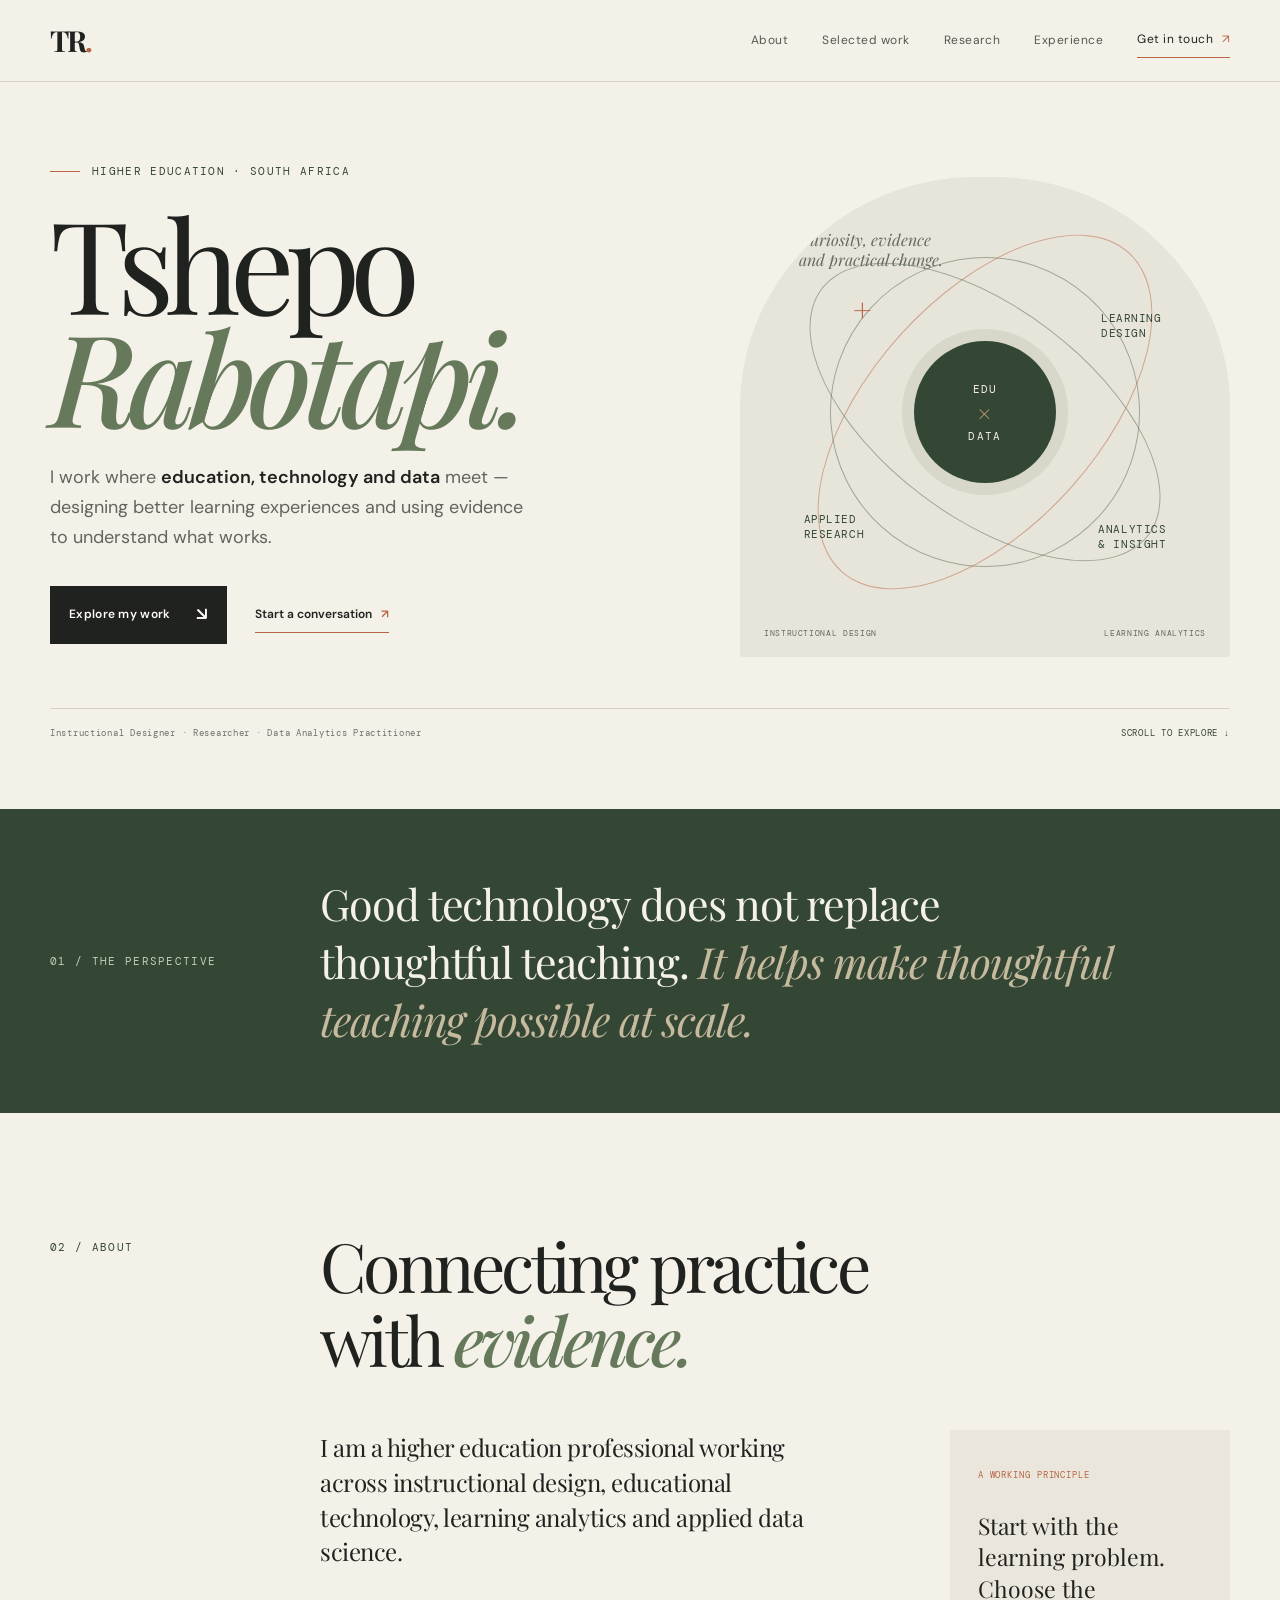
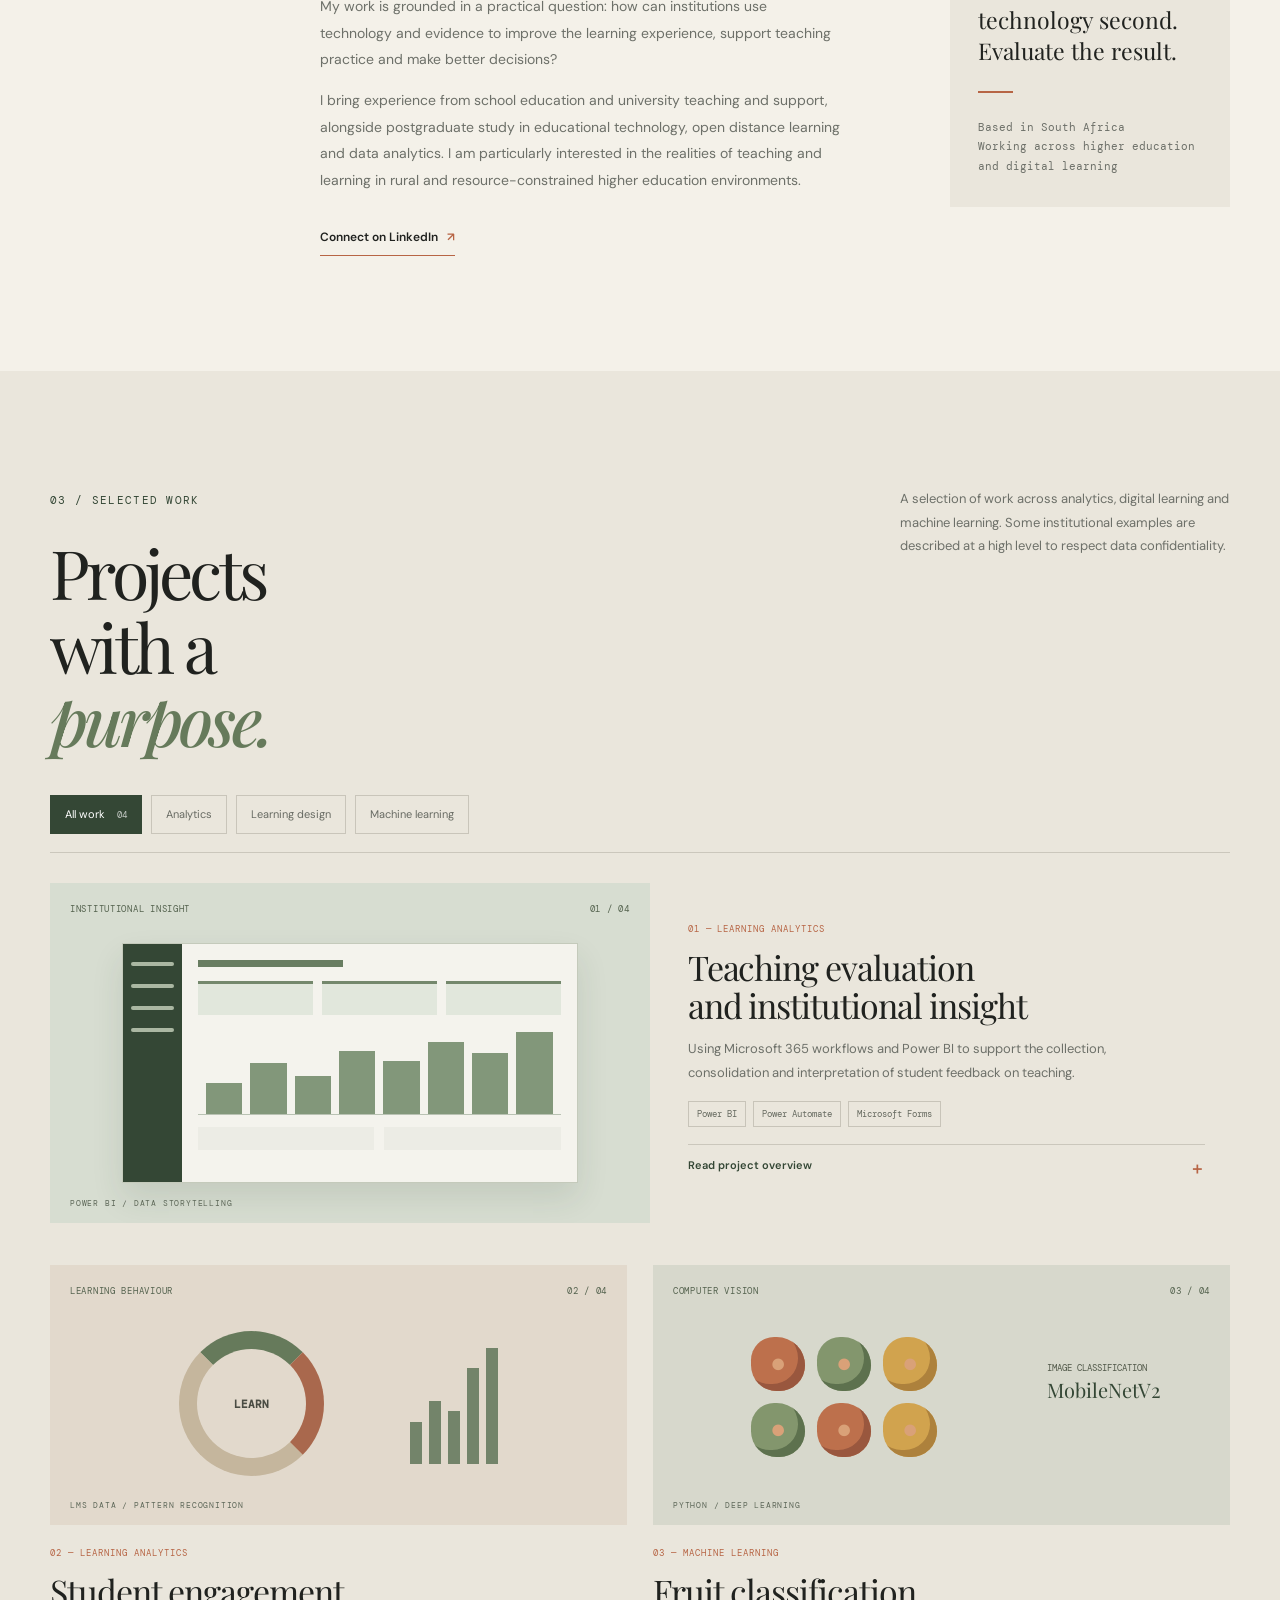
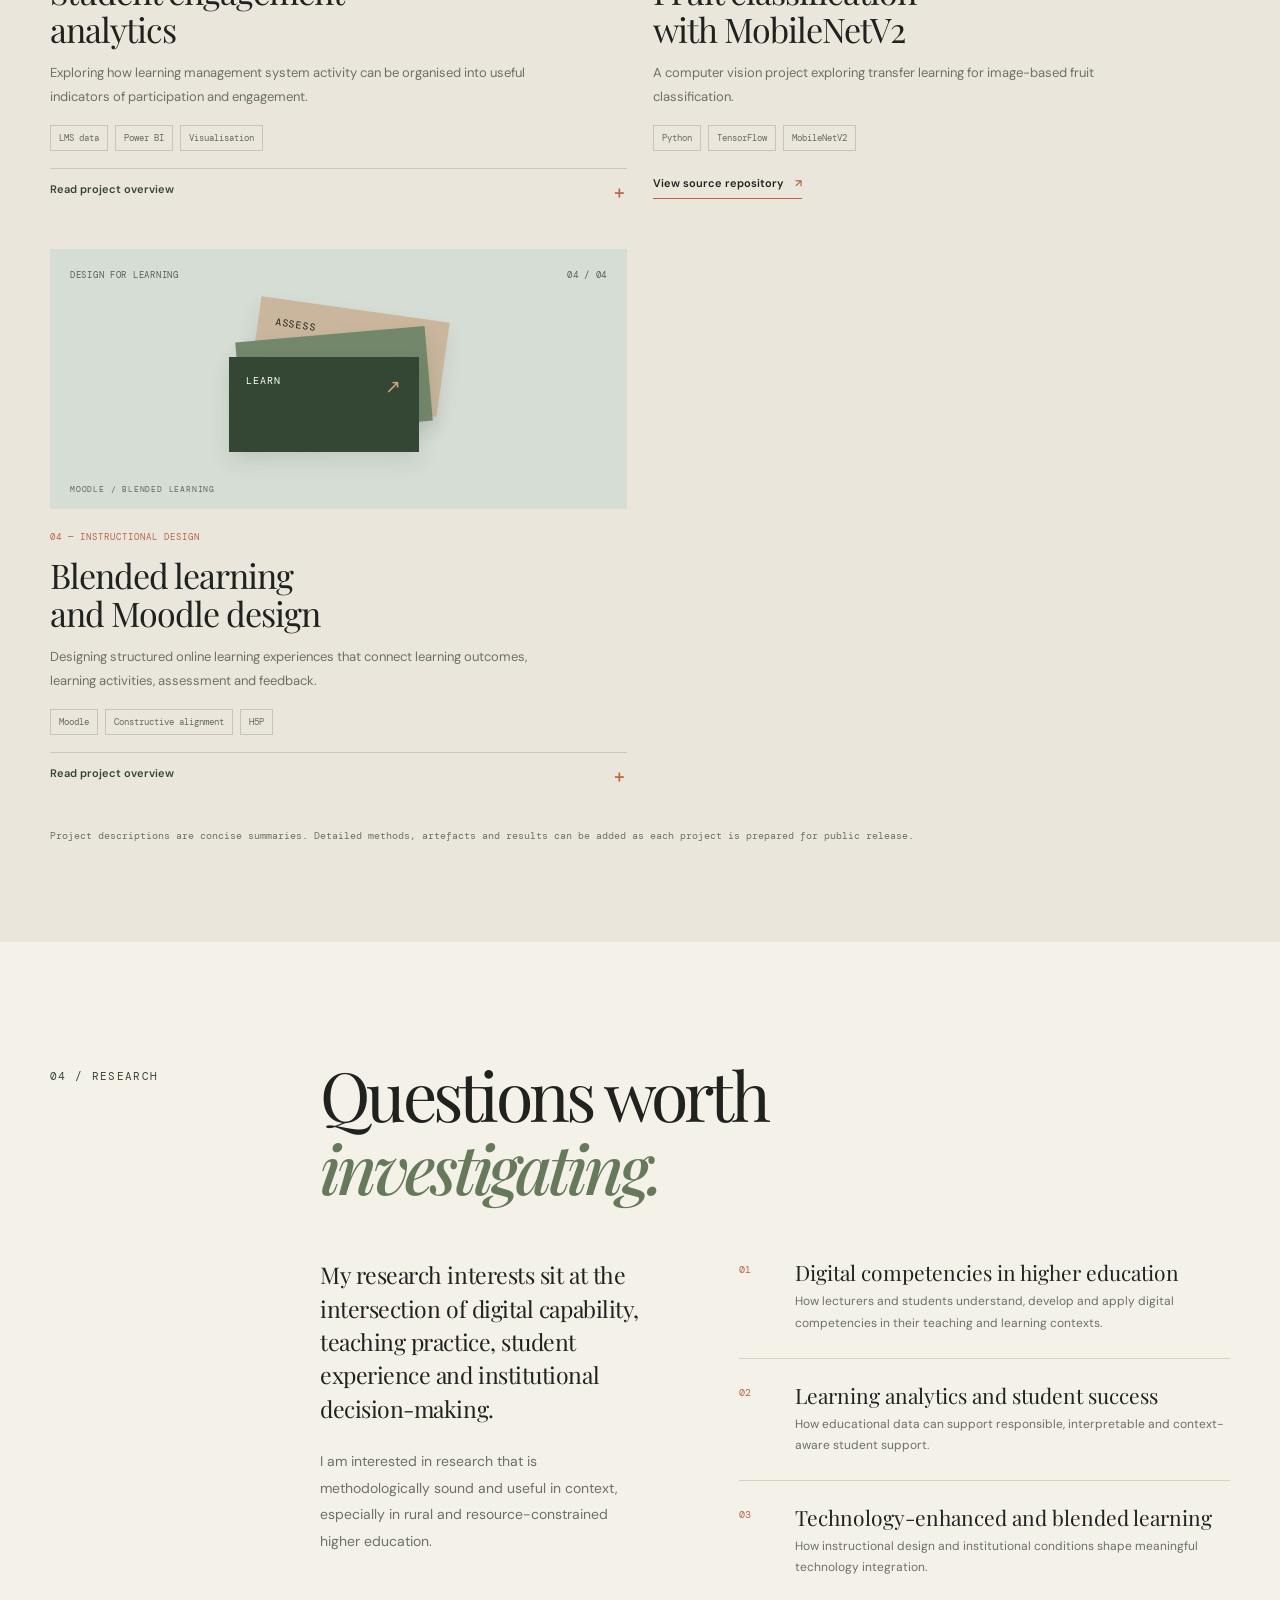
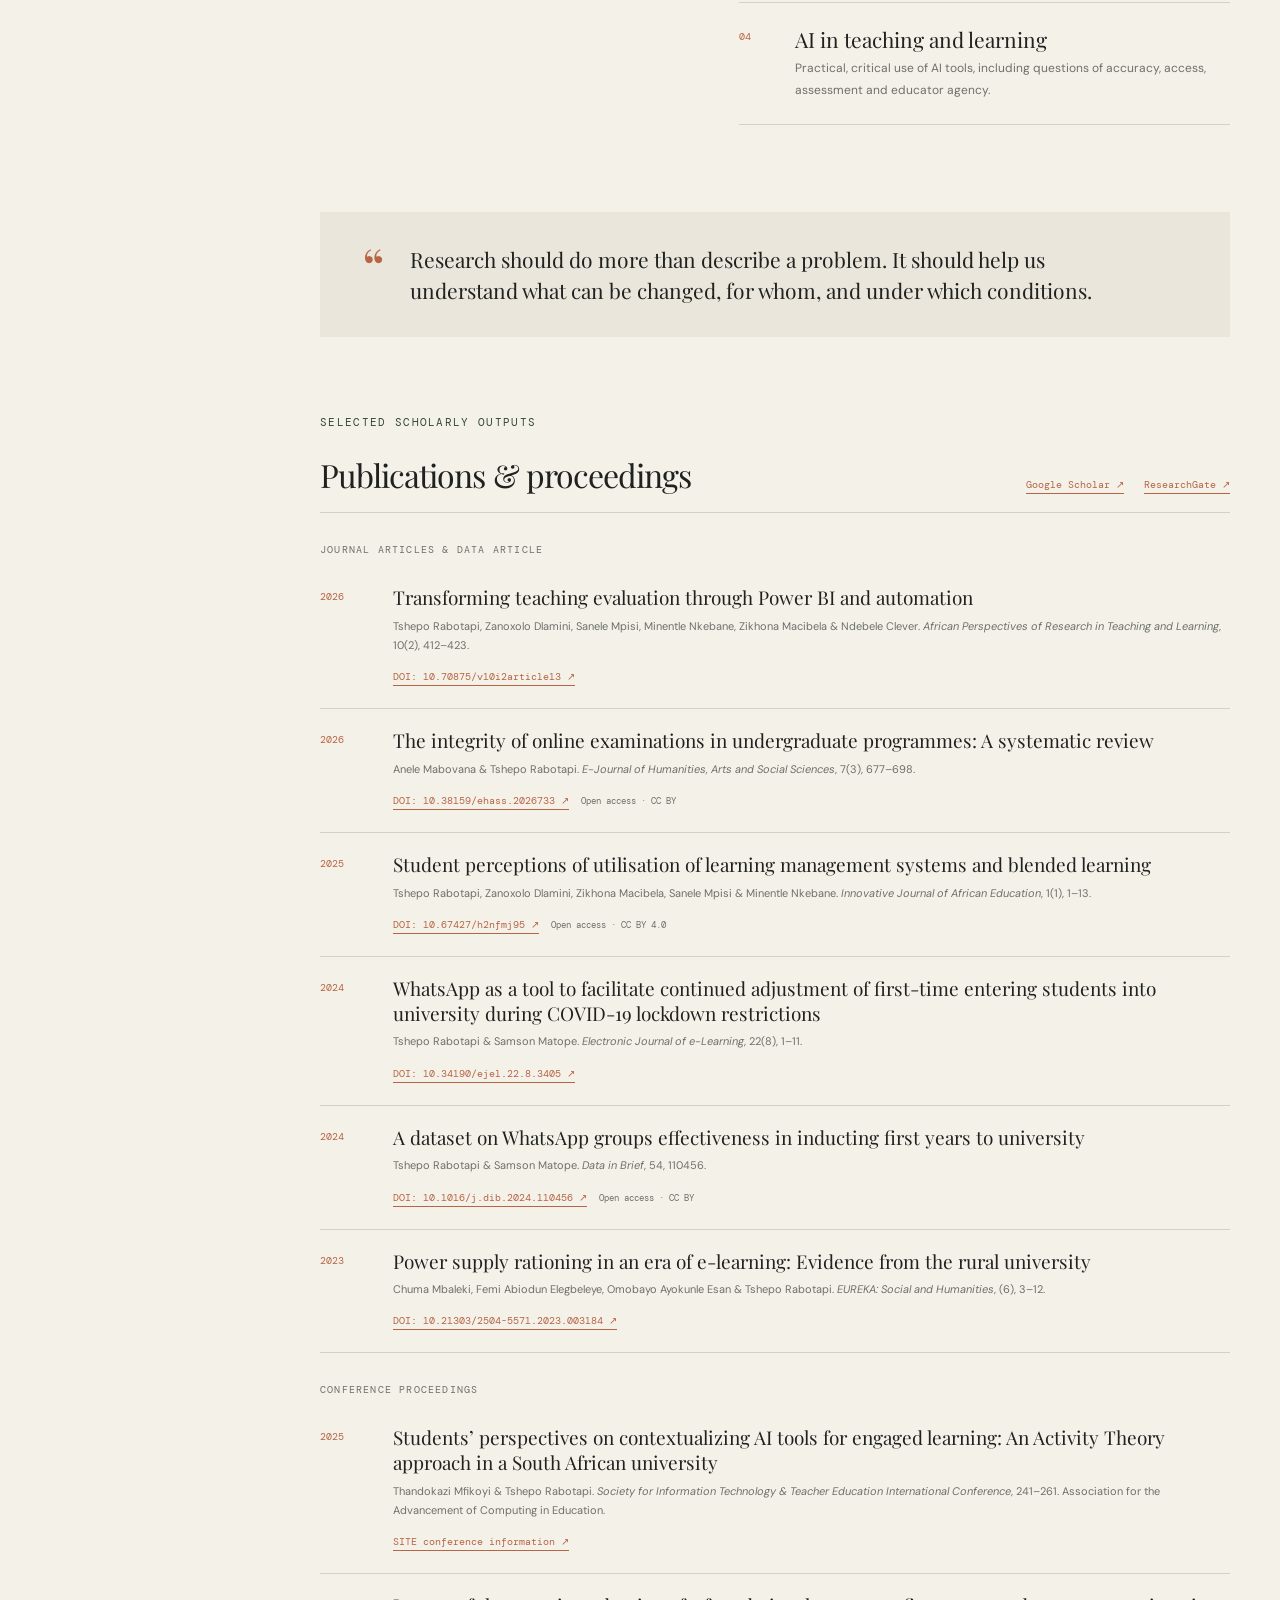
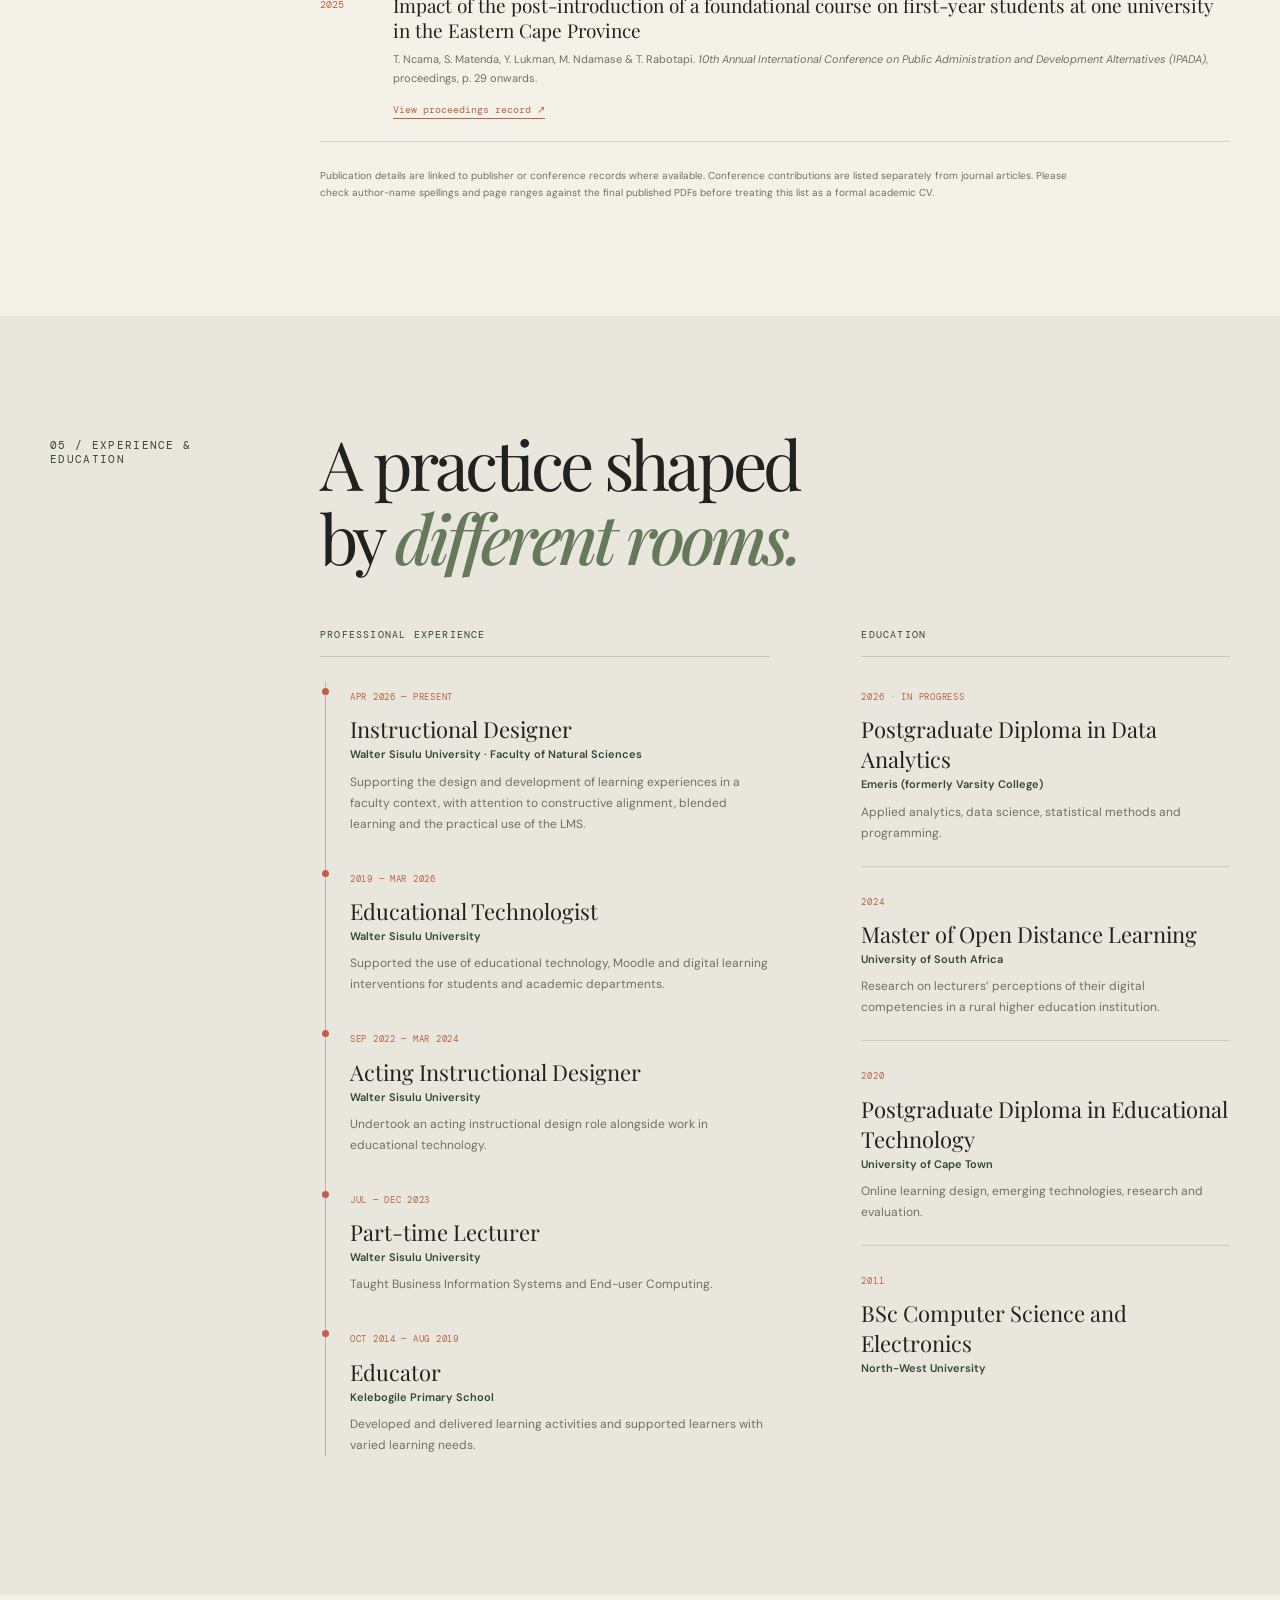
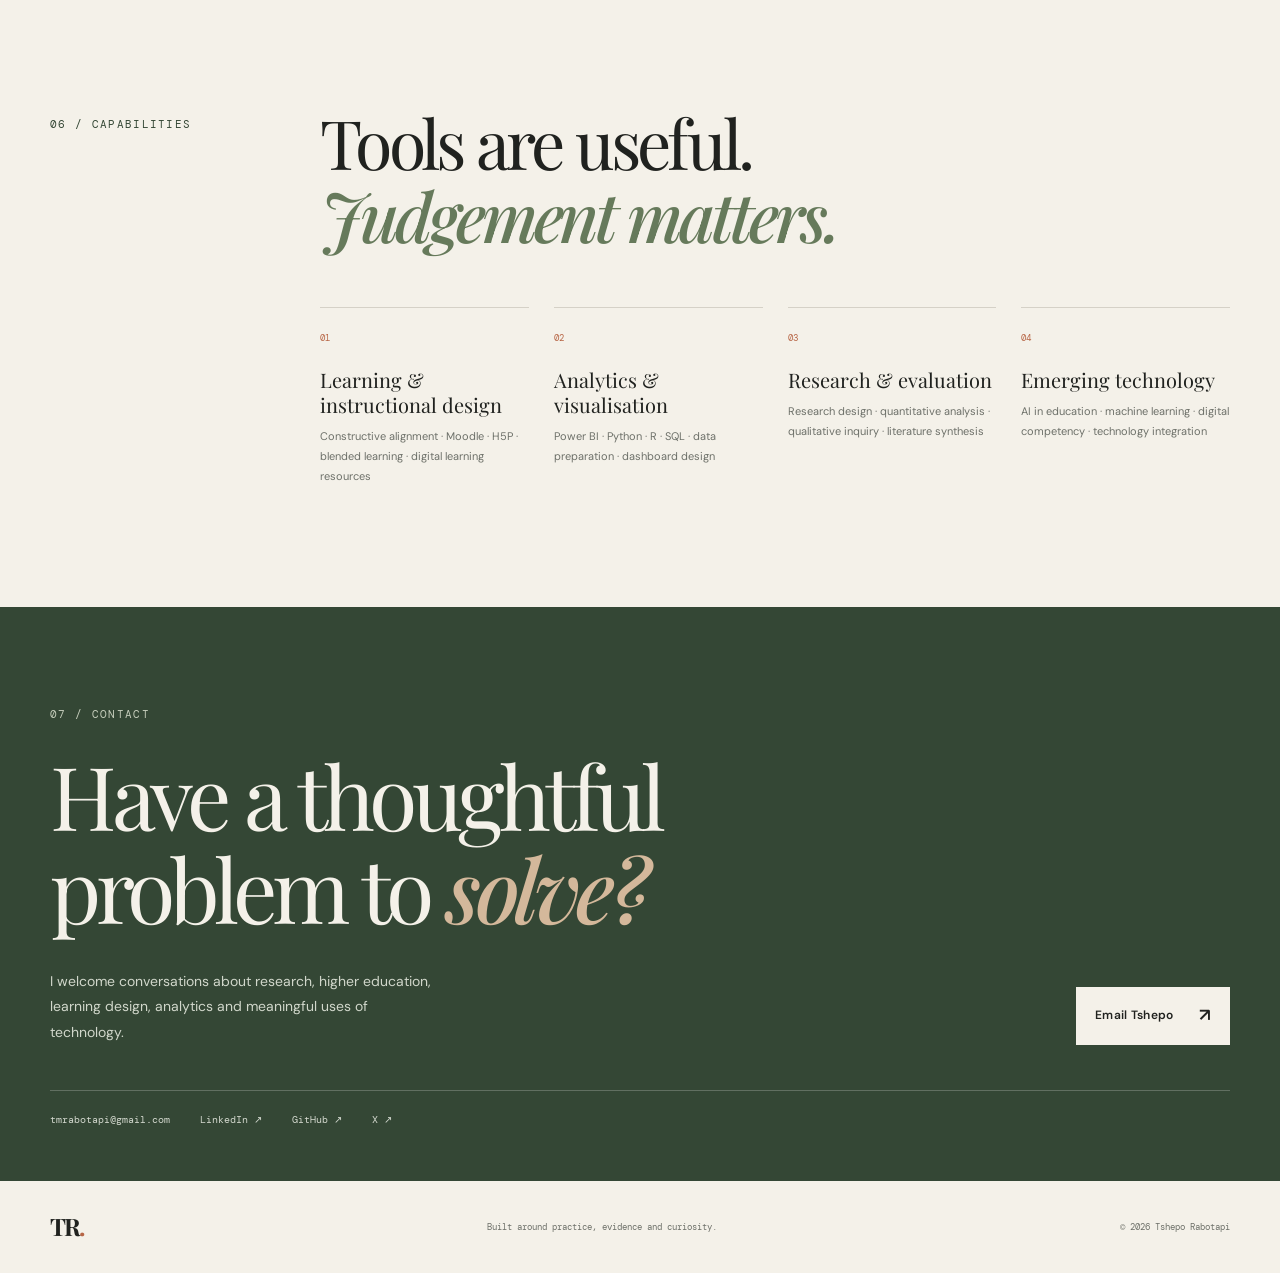
<file: index.html>
<!doctype html>
<html lang="en-ZA">
<head>
  <meta charset="utf-8">
  <meta name="viewport" content="width=device-width, initial-scale=1">
  <meta name="theme-color" content="#f4f1e9">
  <meta name="description" content="Tshepo Rabotapi works across higher education, instructional design, learning analytics and data science.">
  <meta property="og:title" content="Tshepo Rabotapi — Education, Technology, Data">
  <meta property="og:description" content="A professional portfolio of research, instructional design and applied analytics.">
  <meta property="og:type" content="website">
  <title>Tshepo Rabotapi — Education, Technology, Data</title>
  <link rel="icon" href="favicon.svg" type="image/svg+xml">
  <link rel="preconnect" href="https://fonts.googleapis.com">
  <link rel="preconnect" href="https://fonts.gstatic.com" crossorigin>
  <link href="https://fonts.googleapis.com/css2?family=DM+Mono:wght@400;500&family=DM+Sans:wght@400;500;600;700&family=Playfair+Display:wght@500;600;700&display=swap" rel="stylesheet">
  <link rel="stylesheet" href="styles.css">
</head>
<body>
  <a class="skip-link" href="#main">Skip to content</a>
  <header class="site-header">
    <a class="wordmark" href="#top" aria-label="Tshepo Rabotapi home">TR<span>.</span></a>
    <button class="menu-toggle" aria-expanded="false" aria-controls="site-nav" aria-label="Open navigation">
      <span></span><span></span>
    </button>
    <nav id="site-nav" class="site-nav" aria-label="Main navigation">
      <a href="#about">About</a>
      <a href="#work">Selected work</a>
      <a href="#research">Research</a>
      <a href="#experience">Experience</a>
      <a href="#contact" class="nav-contact">Get in touch <span>↗</span></a>
    </nav>
  </header>

  <main id="main">
    <section class="hero section-shell" id="top">
      <div class="hero-copy">
        <p class="eyebrow"><span class="eyebrow-line"></span> Higher education · South Africa</p>
        <h1>Tshepo<br><em>Rabotapi.</em></h1>
        <p class="hero-deck">I work where <strong>education, technology and data</strong> meet — designing better learning experiences and using evidence to understand what works.</p>
        <div class="hero-actions">
          <a class="button button-dark" href="#work">Explore my work <span>↘</span></a>
          <a class="text-link" href="mailto:tmrabotapi@gmail.com">Start a conversation <span>↗</span></a>
        </div>
      </div>
      <div class="hero-art" aria-label="Editorial graphic representing the intersection of education, technology and data">
        <div class="art-topline"><span>PROFILE / 2026</span><span>01—04</span></div>
        <div class="orbit orbit-one"></div>
        <div class="orbit orbit-two"></div>
        <div class="orbit orbit-three"></div>
        <div class="art-cross">+</div>
        <div class="art-center"><span>EDU</span><b>×</b><span>DATA</span></div>
        <div class="art-label label-a">Learning<br>design</div>
        <div class="art-label label-b">Applied<br>research</div>
        <div class="art-label label-c">Analytics<br>& insight</div>
        <div class="art-caption">Curiosity, evidence<br>and practical change.</div>
        <div class="art-bottomline"><span>INSTRUCTIONAL DESIGN</span><span>LEARNING ANALYTICS</span></div>
      </div>
      <div class="hero-meta">
        <span>Instructional Designer · Researcher · Data Analytics Practitioner</span>
        <a href="#about" aria-label="Scroll to about section">SCROLL TO EXPLORE ↓</a>
      </div>
    </section>

    <section class="intro-band">
      <div class="section-shell intro-grid">
        <p class="eyebrow">01 / The perspective</p>
        <p class="intro-statement">Good technology does not replace thoughtful teaching. <em>It helps make thoughtful teaching possible at scale.</em></p>
      </div>
    </section>

    <section class="content-section section-shell" id="about">
      <div class="section-heading">
        <p class="eyebrow">02 / About</p>
        <h2>Connecting practice<br>with <em>evidence.</em></h2>
      </div>
      <div class="about-grid">
        <div class="about-main">
          <p class="lead">I am a higher education professional working across instructional design, educational technology, learning analytics and applied data science.</p>
          <p>My work is grounded in a practical question: how can institutions use technology and evidence to improve the learning experience, support teaching practice and make better decisions?</p>
          <p>I bring experience from school education and university teaching and support, alongside postgraduate study in educational technology, open distance learning and data analytics. I am particularly interested in the realities of teaching and learning in rural and resource-constrained higher education environments.</p>
          <a class="text-link" href="https://www.linkedin.com/in/tmrabotapi" target="_blank" rel="noopener">Connect on LinkedIn <span>↗</span></a>
        </div>
        <aside class="about-note">
          <span class="note-index">A working principle</span>
          <blockquote>Start with the learning problem. Choose the technology second. Evaluate the result.</blockquote>
          <span class="note-rule"></span>
          <p>Based in South Africa<br>Working across higher education and digital learning</p>
        </aside>
      </div>
    </section>

    <section class="work-section" id="work">
      <div class="section-shell">
        <div class="section-heading work-heading">
          <div><p class="eyebrow">03 / Selected work</p><h2>Projects with a<br><em>purpose.</em></h2></div>
          <p class="heading-aside">A selection of work across analytics, digital learning and machine learning. Some institutional examples are described at a high level to respect data confidentiality.</p>
        </div>
        <div class="filter-row" role="group" aria-label="Filter projects">
          <button class="filter-button active" data-filter="all" aria-pressed="true">All work <span>04</span></button>
          <button class="filter-button" data-filter="analytics" aria-pressed="false">Analytics</button>
          <button class="filter-button" data-filter="learning" aria-pressed="false">Learning design</button>
          <button class="filter-button" data-filter="machine-learning" aria-pressed="false">Machine learning</button>
        </div>

        <div class="project-grid">
          <article class="project-card project-featured" data-category="analytics">
            <div class="project-visual visual-dashboard">
              <div class="visual-top"><span>INSTITUTIONAL INSIGHT</span><span>01 / 04</span></div>
              <div class="mini-dashboard">
                <div class="mini-side"><i></i><i></i><i></i><i></i></div>
                <div class="mini-main">
                  <div class="mini-title"></div>
                  <div class="mini-kpis"><i></i><i></i><i></i></div>
                  <div class="mini-chart"><span></span><span></span><span></span><span></span><span></span><span></span><span></span><span></span></div>
                  <div class="mini-bottom"><i></i><i></i></div>
                </div>
              </div>
              <span class="visual-caption">POWER BI / DATA STORYTELLING</span>
            </div>
            <div class="project-info">
              <p class="project-type">01 — Learning analytics</p>
              <h3>Teaching evaluation<br>and institutional insight</h3>
              <p>Using Microsoft 365 workflows and Power BI to support the collection, consolidation and interpretation of student feedback on teaching.</p>
              <div class="tag-list"><span>Power BI</span><span>Power Automate</span><span>Microsoft Forms</span></div>
              <details class="project-details">
                <summary>Read project overview <span>＋</span></summary>
                <div><p><strong>Focus:</strong> turning fragmented evaluation processes into a more consistent reporting workflow.</p><p><strong>Approach:</strong> automated data movement, structured reporting and descriptive analysis across multiple academic periods.</p><p><strong>Consideration:</strong> institutional and respondent data are not published in this portfolio.</p></div>
              </details>
            </div>
          </article>

          <article class="project-card" data-category="analytics">
            <div class="project-visual visual-engagement">
              <div class="visual-top"><span>LEARNING BEHAVIOUR</span><span>02 / 04</span></div>
              <div class="engagement-graphic"><div class="engagement-ring"><b>LEARN</b></div><div class="engagement-bars"><i></i><i></i><i></i><i></i><i></i></div></div>
              <span class="visual-caption">LMS DATA / PATTERN RECOGNITION</span>
            </div>
            <div class="project-info">
              <p class="project-type">02 — Learning analytics</p>
              <h3>Student engagement<br>analytics</h3>
              <p>Exploring how learning management system activity can be organised into useful indicators of participation and engagement.</p>
              <div class="tag-list"><span>LMS data</span><span>Power BI</span><span>Visualisation</span></div>
              <details class="project-details"><summary>Read project overview <span>＋</span></summary><div><p><strong>Focus:</strong> presenting patterns in student engagement in a way that can inform academic support and further investigation.</p><p><strong>Boundary:</strong> engagement indicators are not, on their own, proof of learning or a definitive measure of student risk.</p></div></details>
            </div>
          </article>

          <article class="project-card" data-category="machine-learning">
            <div class="project-visual visual-ml">
              <div class="visual-top"><span>COMPUTER VISION</span><span>03 / 04</span></div>
              <div class="fruit-grid"><i>●</i><i>●</i><i>●</i><i>●</i><i>●</i><i>●</i></div>
              <div class="ml-label">IMAGE CLASSIFICATION<br><b>MobileNetV2</b></div>
              <span class="visual-caption">PYTHON / DEEP LEARNING</span>
            </div>
            <div class="project-info">
              <p class="project-type">03 — Machine learning</p>
              <h3>Fruit classification<br>with MobileNetV2</h3>
              <p>A computer vision project exploring transfer learning for image-based fruit classification.</p>
              <div class="tag-list"><span>Python</span><span>TensorFlow</span><span>MobileNetV2</span></div>
              <a class="project-link" href="https://github.com/Tsheporbt/Fruits-Classification-MobileNetV2" target="_blank" rel="noopener">View source repository <span>↗</span></a>
            </div>
          </article>

          <article class="project-card" data-category="learning">
            <div class="project-visual visual-learning">
              <div class="visual-top"><span>DESIGN FOR LEARNING</span><span>04 / 04</span></div>
              <div class="learning-stack"><div class="stack-card card-back">ASSESS</div><div class="stack-card card-mid">DESIGN</div><div class="stack-card card-front">LEARN<span>↗</span></div></div>
              <span class="visual-caption">MOODLE / BLENDED LEARNING</span>
            </div>
            <div class="project-info">
              <p class="project-type">04 — Instructional design</p>
              <h3>Blended learning<br>and Moodle design</h3>
              <p>Designing structured online learning experiences that connect learning outcomes, learning activities, assessment and feedback.</p>
              <div class="tag-list"><span>Moodle</span><span>Constructive alignment</span><span>H5P</span></div>
              <details class="project-details"><summary>Read project overview <span>＋</span></summary><div><p><strong>Focus:</strong> moving beyond content uploads towards coherent learning journeys with purposeful activities and clear expectations.</p><p><strong>Context:</strong> design decisions account for bandwidth, device access and the practical realities of students and lecturers.</p></div></details>
            </div>
          </article>
        </div>
        <p class="section-footnote">Project descriptions are concise summaries. Detailed methods, artefacts and results can be added as each project is prepared for public release.</p>
      </div>
    </section>

    <section class="content-section section-shell" id="research">
      <div class="section-heading">
        <p class="eyebrow">04 / Research</p>
        <h2>Questions worth<br><em>investigating.</em></h2>
      </div>
      <div class="research-grid">
        <div class="research-lead">
          <p class="lead">My research interests sit at the intersection of digital capability, teaching practice, student experience and institutional decision-making.</p>
          <p>I am interested in research that is methodologically sound and useful in context, especially in rural and resource-constrained higher education.</p>
        </div>
        <div class="research-list">
          <article><span>01</span><div><h3>Digital competencies in higher education</h3><p>How lecturers and students understand, develop and apply digital competencies in their teaching and learning contexts.</p></div></article>
          <article><span>02</span><div><h3>Learning analytics and student success</h3><p>How educational data can support responsible, interpretable and context-aware student support.</p></div></article>
          <article><span>03</span><div><h3>Technology-enhanced and blended learning</h3><p>How instructional design and institutional conditions shape meaningful technology integration.</p></div></article>
          <article><span>04</span><div><h3>AI in teaching and learning</h3><p>Practical, critical use of AI tools, including questions of accuracy, access, assessment and educator agency.</p></div></article>
        </div>
      </div>
      <div class="research-callout"><span class="callout-mark">“</span><p>Research should do more than describe a problem. It should help us understand what can be changed, for whom, and under which conditions.</p></div>
      <div class="publication-heading">
        <div><p class="eyebrow">Selected scholarly outputs</p><h3>Publications & proceedings</h3></div>
        <div class="publication-profiles"><a href="https://scholar.google.com/citations?user=XI-aWz0AAAAJ&amp;hl=en" target="_blank" rel="noopener">Google Scholar ↗</a><a href="https://www.researchgate.net/profile/Tshepo-Rabotapi/research" target="_blank" rel="noopener">ResearchGate ↗</a></div>
      </div>
      <div class="publication-group">
        <p class="publication-category">Journal articles & data article</p>
        <ol class="publication-list">
          <li><span class="publication-year">2026</span><div><h4>Transforming teaching evaluation through Power BI and automation</h4><p>Tshepo Rabotapi, Zanoxolo Dlamini, Sanele Mpisi, Minentle Nkebane, Zikhona Macibela &amp; Ndebele Clever. <em>African Perspectives of Research in Teaching and Learning</em>, 10(2), 412–423.</p><a href="https://doi.org/10.70875/v10i2article13" target="_blank" rel="noopener">DOI: 10.70875/v10i2article13 ↗</a></div></li>
          <li><span class="publication-year">2026</span><div><h4>The integrity of online examinations in undergraduate programmes: A systematic review</h4><p>Anele Mabovana &amp; Tshepo Rabotapi. <em>E-Journal of Humanities, Arts and Social Sciences</em>, 7(3), 677–698.</p><a href="https://doi.org/10.38159/ehass.2026733" target="_blank" rel="noopener">DOI: 10.38159/ehass.2026733 ↗</a><span class="open-access">Open access · CC BY</span></div></li>
          <li><span class="publication-year">2025</span><div><h4>Student perceptions of utilisation of learning management systems and blended learning</h4><p>Tshepo Rabotapi, Zanoxolo Dlamini, Zikhona Macibela, Sanele Mpisi &amp; Minentle Nkebane. <em>Innovative Journal of African Education</em>, 1(1), 1–13.</p><a href="https://doi.org/10.67427/h2nfmj95" target="_blank" rel="noopener">DOI: 10.67427/h2nfmj95 ↗</a><span class="open-access">Open access · CC BY 4.0</span></div></li>
          <li><span class="publication-year">2024</span><div><h4>WhatsApp as a tool to facilitate continued adjustment of first-time entering students into university during COVID-19 lockdown restrictions</h4><p>Tshepo Rabotapi &amp; Samson Matope. <em>Electronic Journal of e-Learning</em>, 22(8), 1–11.</p><a href="https://doi.org/10.34190/ejel.22.8.3405" target="_blank" rel="noopener">DOI: 10.34190/ejel.22.8.3405 ↗</a></div></li>
          <li><span class="publication-year">2024</span><div><h4>A dataset on WhatsApp groups effectiveness in inducting first years to university</h4><p>Tshepo Rabotapi &amp; Samson Matope. <em>Data in Brief</em>, 54, 110456.</p><a href="https://doi.org/10.1016/j.dib.2024.110456" target="_blank" rel="noopener">DOI: 10.1016/j.dib.2024.110456 ↗</a><span class="open-access">Open access · CC BY</span></div></li>
          <li><span class="publication-year">2023</span><div><h4>Power supply rationing in an era of e-learning: Evidence from the rural university</h4><p>Chuma Mbaleki, Femi Abiodun Elegbeleye, Omobayo Ayokunle Esan &amp; Tshepo Rabotapi. <em>EUREKA: Social and Humanities</em>, (6), 3–12.</p><a href="https://doi.org/10.21303/2504-5571.2023.003184" target="_blank" rel="noopener">DOI: 10.21303/2504-5571.2023.003184 ↗</a></div></li>
        </ol>
      </div>
      <div class="publication-group">
        <p class="publication-category">Conference proceedings</p>
        <ol class="publication-list">
          <li><span class="publication-year">2025</span><div><h4>Students’ perspectives on contextualizing AI tools for engaged learning: An Activity Theory approach in a South African university</h4><p>Thandokazi Mfikoyi &amp; Tshepo Rabotapi. <em>Society for Information Technology &amp; Teacher Education International Conference</em>, 241–261. Association for the Advancement of Computing in Education.</p><a href="https://site.aace.org/conf/site/" target="_blank" rel="noopener">SITE conference information ↗</a></div></li>
          <li><span class="publication-year">2025</span><div><h4>Impact of the post-introduction of a foundational course on first-year students at one university in the Eastern Cape Province</h4><p>T. Ncama, S. Matenda, Y. Lukman, M. Ndamase &amp; T. Rabotapi. <em>10th Annual International Conference on Public Administration and Development Alternatives (IPADA)</em>, proceedings, p. 29 onwards.</p><a href="https://www.researchgate.net/publication/399795383_Impact_of_the_Post-Introduction_of_a_Foundational_Course_on_First-Year_Students_at_One_University_in_the_Eastern_Cape_Province" target="_blank" rel="noopener">View proceedings record ↗</a></div></li>
        </ol>
      </div>
      <p class="publication-note">Publication details are linked to publisher or conference records where available. Conference contributions are listed separately from journal articles. Please check author-name spellings and page ranges against the final published PDFs before treating this list as a formal academic CV.</p>
    </section>

    <section class="experience-section" id="experience">
      <div class="section-shell">
        <div class="section-heading">
          <p class="eyebrow">05 / Experience & education</p>
          <h2>A practice shaped<br>by <em>different rooms.</em></h2>
        </div>
        <div class="experience-grid">
          <div>
            <h3 class="column-title">Professional experience</h3>
            <div class="timeline">
              <article><span class="timeline-date">APR 2026 — PRESENT</span><h4>Instructional Designer</h4><p class="timeline-place">Walter Sisulu University · Faculty of Natural Sciences</p><p>Supporting the design and development of learning experiences in a faculty context, with attention to constructive alignment, blended learning and the practical use of the LMS.</p></article>
              <article><span class="timeline-date">2019 — MAR 2026</span><h4>Educational Technologist</h4><p class="timeline-place">Walter Sisulu University</p><p>Supported the use of educational technology, Moodle and digital learning interventions for students and academic departments.</p></article>
              <article><span class="timeline-date">SEP 2022 — MAR 2024</span><h4>Acting Instructional Designer</h4><p class="timeline-place">Walter Sisulu University</p><p>Undertook an acting instructional design role alongside work in educational technology.</p></article>
              <article><span class="timeline-date">JUL — DEC 2023</span><h4>Part-time Lecturer</h4><p class="timeline-place">Walter Sisulu University</p><p>Taught Business Information Systems and End-user Computing.</p></article>
              <article><span class="timeline-date">OCT 2014 — AUG 2019</span><h4>Educator</h4><p class="timeline-place">Kelebogile Primary School</p><p>Developed and delivered learning activities and supported learners with varied learning needs.</p></article>
            </div>
          </div>
          <div>
            <h3 class="column-title">Education</h3>
            <div class="education-list">
              <article><span class="education-year">2026 · IN PROGRESS</span><h4>Postgraduate Diploma in Data Analytics</h4><p>Emeris (formerly Varsity College)</p><small>Applied analytics, data science, statistical methods and programming.</small></article>
              <article><span class="education-year">2024</span><h4>Master of Open Distance Learning</h4><p>University of South Africa</p><small>Research on lecturers’ perceptions of their digital competencies in a rural higher education institution.</small></article>
              <article><span class="education-year">2020</span><h4>Postgraduate Diploma in Educational Technology</h4><p>University of Cape Town</p><small>Online learning design, emerging technologies, research and evaluation.</small></article>
              <article><span class="education-year">2011</span><h4>BSc Computer Science and Electronics</h4><p>North-West University</p></article>
            </div>
          </div>
        </div>
      </div>
    </section>

    <section class="capabilities-section section-shell" id="capabilities">
      <div class="section-heading">
        <p class="eyebrow">06 / Capabilities</p>
        <h2>Tools are useful.<br><em>Judgement matters.</em></h2>
      </div>
      <div class="capability-grid">
        <article><span>01</span><h3>Learning & instructional design</h3><p>Constructive alignment · Moodle · H5P · blended learning · digital learning resources</p></article>
        <article><span>02</span><h3>Analytics & visualisation</h3><p>Power BI · Python · R · SQL · data preparation · dashboard design</p></article>
        <article><span>03</span><h3>Research & evaluation</h3><p>Research design · quantitative analysis · qualitative inquiry · literature synthesis</p></article>
        <article><span>04</span><h3>Emerging technology</h3><p>AI in education · machine learning · digital competency · technology integration</p></article>
      </div>
    </section>

    <section class="contact-section" id="contact">
      <div class="section-shell contact-inner">
        <p class="eyebrow">07 / Contact</p>
        <h2>Have a thoughtful<br>problem to <em>solve?</em></h2>
        <div class="contact-bottom">
          <p>I welcome conversations about research, higher education, learning design, analytics and meaningful uses of technology.</p>
          <a class="button button-light" href="mailto:tmrabotapi@gmail.com">Email Tshepo <span>↗</span></a>
        </div>
        <div class="contact-links"><a href="mailto:tmrabotapi@gmail.com">tmrabotapi@gmail.com</a><a href="https://www.linkedin.com/in/tmrabotapi" target="_blank" rel="noopener">LinkedIn ↗</a><a href="https://github.com/Tsheporbt" target="_blank" rel="noopener">GitHub ↗</a><a href="https://x.com/tmrabotapi" target="_blank" rel="noopener">X ↗</a></div>
      </div>
    </section>
  </main>

  <footer class="site-footer section-shell"><a class="wordmark" href="#top">TR<span>.</span></a><p>Built around practice, evidence and curiosity.</p><span>© <span id="year"></span> Tshepo Rabotapi</span></footer>
  <script src="script.js"></script>
</body>
</html>
</file>
<file: styles.css>
:root{
  --paper:#f4f1e9;--paper-2:#eae6dc;--ink:#20221f;--muted:#6d7069;--line:#d5d1c7;
  --green:#667a5b;--green-dark:#344735;--rust:#b76545;--white:#fffdf8;
  --serif:"Playfair Display",Georgia,serif;--sans:"DM Sans",Arial,sans-serif;--mono:"DM Mono",monospace;
  --max:1180px;
}
*{box-sizing:border-box}html{scroll-behavior:smooth;scroll-padding-top:90px}body{margin:0;background:var(--paper);color:var(--ink);font-family:var(--sans);font-size:16px;line-height:1.65;-webkit-font-smoothing:antialiased}
a{color:inherit;text-decoration:none}button{font:inherit}.section-shell{width:min(var(--max),calc(100% - 64px));margin-inline:auto}.skip-link{position:absolute;left:-999px;top:8px;background:var(--ink);color:white;padding:10px;z-index:99}.skip-link:focus{left:8px}
.site-header{height:82px;display:flex;align-items:center;justify-content:space-between;padding:0 max(32px,calc((100vw - var(--max))/2));border-bottom:1px solid var(--line);position:sticky;top:0;background:rgba(244,241,233,.94);backdrop-filter:blur(14px);z-index:20}
.wordmark{font-family:var(--serif);font-size:29px;font-weight:700;letter-spacing:-2px}.wordmark span{color:var(--rust)}
.site-nav{display:flex;align-items:center;gap:34px;font-size:12px;letter-spacing:.04em;color:#55584f}.site-nav a{transition:color .2s}.site-nav a:hover{color:var(--rust)}.site-nav .nav-contact{color:var(--ink);border-bottom:1px solid var(--rust);padding:7px 0}.nav-contact span{color:var(--rust);margin-left:5px}.menu-toggle{display:none}
.hero{min-height:660px;display:grid;grid-template-columns:1fr .92fr;align-items:center;column-gap:7%;padding-top:64px;padding-bottom:70px;position:relative}.hero-copy{padding:18px 0 44px}.eyebrow{font:11px var(--mono);letter-spacing:.12em;text-transform:uppercase;color:var(--green-dark);display:flex;align-items:center;gap:12px;margin:0 0 28px}.eyebrow-line{width:30px;height:1px;background:var(--rust)}
h1,h2,h3,h4,p{margin-top:0}h1{font:clamp(76px,10vw,142px)/.88 var(--serif);letter-spacing:-.075em;margin:0 0 32px}h1 em,h2 em{font-weight:500;color:var(--green);letter-spacing:-.06em}.hero-deck{max-width:480px;font-size:18px;line-height:1.65;color:#62645d}.hero-deck strong{color:var(--ink);font-weight:600}.hero-actions{display:flex;align-items:center;gap:28px;margin-top:34px}.button{display:inline-flex;align-items:center;gap:25px;padding:14px 19px;font-size:12px;font-weight:600;letter-spacing:.025em;transition:transform .2s,background .2s}.button:hover{transform:translateY(-2px)}.button span{font-size:18px}.button-dark{background:var(--ink);color:var(--white)}.text-link{font-size:12px;font-weight:600;border-bottom:1px solid var(--rust);padding:7px 0}.text-link span{color:var(--rust);margin-left:6px}
.hero-art{height:480px;max-width:490px;width:100%;justify-self:end;position:relative;background:#e7e4d9;overflow:hidden;border-radius:48% 48% 2px 2px}.art-topline,.art-bottomline{position:absolute;left:24px;right:24px;display:flex;justify-content:space-between;font:9px var(--mono);letter-spacing:.08em;color:#666b5d}.art-topline{top:22px}.art-bottomline{bottom:19px;font-size:8px}.orbit{position:absolute;border:1px solid rgba(72,91,68,.45);border-radius:50%;left:50%;top:49%;transform:translate(-50%,-50%) rotate(-26deg)}.orbit-one{width:310px;height:310px}.orbit-two{width:410px;height:210px;transform:translate(-50%,-50%) rotate(37deg)}.orbit-three{width:230px;height:430px;transform:translate(-50%,-50%) rotate(42deg);border-color:rgba(183,101,69,.5)}.art-center{position:absolute;left:50%;top:49%;transform:translate(-50%,-50%);width:142px;height:142px;border-radius:50%;background:var(--green-dark);color:#f6f2e8;display:flex;flex-direction:column;align-items:center;justify-content:center;font:11px var(--mono);letter-spacing:.12em;box-shadow:0 0 0 12px rgba(102,122,91,.12)}.art-center b{font:25px var(--serif);color:#d3a17d}.art-cross{position:absolute;top:23%;left:23%;font:32px var(--serif);color:var(--rust)}.art-label{position:absolute;font:11px var(--mono);line-height:1.35;text-transform:uppercase;letter-spacing:.05em;color:var(--green-dark)}.label-a{top:28%;right:14%}.label-b{bottom:24%;left:13%}.label-c{bottom:22%;right:13%;text-align:right}.art-caption{position:absolute;top:11%;left:12%;font:italic 16px/1.25 var(--serif);color:#656a5e}.hero-meta{grid-column:1/-1;display:flex;justify-content:space-between;border-top:1px solid var(--line);padding-top:18px;margin-top:20px;font:9px var(--mono);letter-spacing:.08em;color:var(--muted)}.hero-meta a{color:var(--green-dark)}
.intro-band{background:var(--green-dark);color:#f4f1e9;padding:65px 0}.intro-grid{display:grid;grid-template-columns:220px 1fr;gap:50px}.intro-grid .eyebrow{color:#c4cdb9;margin:9px 0}.intro-statement{font:clamp(26px,3.4vw,43px)/1.35 var(--serif);max-width:800px;margin:0;letter-spacing:-.025em}.intro-statement em{color:#c5b99e}
.content-section{padding-top:115px;padding-bottom:115px}.section-heading{display:grid;grid-template-columns:220px 1fr;gap:50px;align-items:start;margin-bottom:55px}.section-heading .eyebrow{margin-top:12px}.section-heading h2{font:clamp(42px,5.5vw,68px)/1.08 var(--serif);letter-spacing:-.055em;margin:0}.about-grid{display:grid;grid-template-columns:1.3fr .7fr;gap:12%;margin-left:270px}.about-main{max-width:620px}.lead{font:24px/1.45 var(--serif);letter-spacing:-.02em}.about-main p:not(.lead),.research-lead p:not(.lead){color:var(--muted);font-size:14px;line-height:1.9}.about-main .text-link{display:inline-block;margin-top:14px}.about-note{background:var(--paper-2);padding:30px 28px;align-self:start}.note-index{font:9px var(--mono);letter-spacing:.1em;text-transform:uppercase;color:var(--rust)}.about-note blockquote{font:23px/1.35 var(--serif);margin:24px 0}.note-rule{display:block;width:35px;height:2px;background:var(--rust);margin:25px 0}.about-note p{font:11px/1.8 var(--mono);color:var(--muted);margin:0}
.work-section{background:var(--paper-2);padding:110px 0 100px}.work-heading{margin-bottom:40px}.heading-aside{max-width:330px;justify-self:end;color:var(--muted);font-size:13px;line-height:1.8;margin:6px 0 0}.filter-row{display:flex;gap:9px;flex-wrap:wrap;border-bottom:1px solid #cbc7bc;padding-bottom:18px;margin-bottom:30px}.filter-button{border:1px solid #c9c5ba;background:transparent;padding:9px 14px;color:#686b63;font-size:11px;cursor:pointer}.filter-button.active,.filter-button:hover{background:var(--green-dark);border-color:var(--green-dark);color:white}.filter-button span{font:9px var(--mono);opacity:.7;margin-left:9px}.project-grid{display:grid;grid-template-columns:1fr 1fr;gap:42px 26px}.project-card{min-width:0}.project-featured{grid-column:1/-1;display:grid;grid-template-columns:1.05fr .95fr;gap:38px;align-items:center}.project-visual{height:260px;position:relative;overflow:hidden;padding:20px;background:#d9ddd1}.project-featured .project-visual{height:340px}.visual-top{display:flex;justify-content:space-between;font:9px var(--mono);letter-spacing:.08em;color:#55634f}.visual-caption{position:absolute;bottom:15px;left:20px;font:8px var(--mono);letter-spacing:.1em;color:#5e6859}
.visual-dashboard{background:#d7ddd1}.mini-dashboard{position:absolute;inset:60px 12% 40px;display:flex;background:#f4f3ed;box-shadow:0 15px 30px #263d2a1c;border:1px solid #c4cabb}.mini-side{width:13%;background:#344735;padding:18px 8px;display:flex;flex-direction:column;gap:18px}.mini-side i{height:4px;background:#aab7a2;border-radius:5px}.mini-main{padding:16px;flex:1}.mini-title{width:40%;height:7px;background:#687d61;margin-bottom:14px}.mini-kpis{display:flex;gap:9px}.mini-kpis i{height:34px;flex:1;background:#e1e7dc;border-top:3px solid #74886c}.mini-chart{height:88px;margin-top:12px;border-bottom:1px solid #b9c2b3;display:flex;align-items:end;gap:8px;padding:0 8px}.mini-chart i{display:block}.mini-chart span{flex:1;background:#82977a}.mini-chart span:nth-child(1){height:35%}.mini-chart span:nth-child(2){height:58%}.mini-chart span:nth-child(3){height:43%}.mini-chart span:nth-child(4){height:72%}.mini-chart span:nth-child(5){height:61%}.mini-chart span:nth-child(6){height:82%}.mini-chart span:nth-child(7){height:70%}.mini-chart span:nth-child(8){height:94%}.mini-bottom{display:flex;gap:10px;margin-top:12px}.mini-bottom i{height:23px;background:#ecece5;flex:1}
.visual-engagement{background:#e2d9cc}.engagement-graphic{position:absolute;inset:50px 15% 32px;display:flex;align-items:center;justify-content:space-around}.engagement-ring{width:145px;height:145px;border-radius:50%;border:18px solid #c5b69d;border-right-color:#a9684d;border-top-color:#667a5b;display:grid;place-items:center;font:11px var(--mono);color:#4a4c43}.engagement-bars{height:120px;display:flex;align-items:end;gap:7px}.engagement-bars i{width:12px;background:#73846a}.engagement-bars i:nth-child(1){height:35%}.engagement-bars i:nth-child(2){height:52%}.engagement-bars i:nth-child(3){height:44%}.engagement-bars i:nth-child(4){height:80%}.engagement-bars i:nth-child(5){height:96%}
.visual-ml{background:#d7d8cc}.fruit-grid{position:absolute;top:72px;left:17%;display:grid;grid-template-columns:repeat(3,54px);gap:12px}.fruit-grid i{font-style:normal;width:54px;height:54px;border-radius:45% 55% 50% 50%;background:#bd704c;color:#d9a178;display:grid;place-items:center;font-size:27px;box-shadow:inset -7px -7px 0 #99573e}.fruit-grid i:nth-child(2n){background:#83966d;box-shadow:inset -7px -7px 0 #5d714e}.fruit-grid i:nth-child(3n){background:#d1a34e;box-shadow:inset -7px -7px 0 #ad813c}.ml-label{position:absolute;right:12%;top:95px;font:9px/1.8 var(--mono);color:#52594a}.ml-label b{font:20px var(--serif);color:var(--green-dark)}
.visual-learning{background:#d6ddd5}.learning-stack{position:absolute;left:50%;top:52%;transform:translate(-50%,-50%);width:220px;height:150px}.stack-card{position:absolute;width:190px;height:95px;padding:17px;font:10px var(--mono);letter-spacing:.1em;box-shadow:0 10px 20px #273d2b1a}.card-back{background:#c9b69d;left:25px;top:0;transform:rotate(8deg)}.card-mid{background:#73876a;color:white;left:10px;top:25px;transform:rotate(-5deg)}.card-front{background:#344735;color:white;left:0;top:48px;display:flex;justify-content:space-between}.card-front span{font-size:19px;color:#d3a17d}
.project-info{padding:22px 0 0}.project-featured .project-info{padding:0 25px 0 0}.project-type{font:9px var(--mono);letter-spacing:.11em;text-transform:uppercase;color:var(--rust);margin-bottom:13px}.project-info h3{font:clamp(25px,3vw,34px)/1.13 var(--serif);letter-spacing:-.03em;margin-bottom:13px}.project-info>p:not(.project-type){font-size:13px;color:var(--muted);line-height:1.8;max-width:500px}.tag-list{display:flex;flex-wrap:wrap;gap:7px;margin:17px 0}.tag-list span{font:9px var(--mono);padding:6px 8px;border:1px solid #c8c4b9;color:#666a60}.project-link{display:inline-block;font-size:11px;font-weight:600;border-bottom:1px solid var(--rust);padding:6px 0}.project-link span{color:var(--rust);margin-left:8px}.project-details{margin-top:15px;border-top:1px solid #cbc7bc;padding-top:11px}.project-details summary{cursor:pointer;list-style:none;font-size:11px;font-weight:600;color:var(--green-dark)}.project-details summary::-webkit-details-marker{display:none}.project-details summary span{float:right;color:var(--rust);font-size:16px}.project-details[open] summary span{transform:rotate(45deg)}.project-details div{padding:12px 0 0;color:var(--muted);font-size:12px;line-height:1.7}.project-details div p{margin-bottom:8px}.project-details strong{color:var(--ink)}.section-footnote{font:10px var(--mono);color:var(--muted);margin:38px 0 0}
.research-grid{display:grid;grid-template-columns:.8fr 1.2fr;gap:10%;margin-left:270px}.research-lead .lead{font-size:23px}.research-list article{display:grid;grid-template-columns:42px 1fr;gap:14px;padding:0 0 23px;margin-bottom:22px;border-bottom:1px solid var(--line)}.research-list article>span{font:10px var(--mono);color:var(--rust);padding-top:5px}.research-list h3{font:21px var(--serif);margin:0 0 5px}.research-list p{font-size:12px;color:var(--muted);line-height:1.8;margin:0}.research-callout{margin:65px 0 0 270px;background:var(--paper-2);padding:32px 42px;display:flex;gap:25px;align-items:flex-start}.callout-mark{font:55px/.8 var(--serif);color:var(--rust)}.research-callout p{font:21px/1.45 var(--serif);max-width:720px;margin:0}
.experience-section{background:#e9e6dd;padding:110px 0}.experience-grid{display:grid;grid-template-columns:1.1fr .9fr;gap:10%;margin-left:270px}.column-title{font:10px var(--mono);letter-spacing:.12em;text-transform:uppercase;color:var(--green-dark);border-bottom:1px solid #c9c5ba;padding-bottom:15px;margin-bottom:25px}.timeline{border-left:1px solid #b9b7aa;margin-left:5px;padding-left:24px}.timeline article{position:relative;margin-bottom:29px}.timeline article:before{content:"";position:absolute;width:7px;height:7px;border-radius:50%;background:var(--rust);left:-28px;top:6px}.timeline-date,.education-year{font:9px var(--mono);letter-spacing:.08em;color:var(--rust)}.timeline h4,.education-list h4{font:22px var(--serif);margin:6px 0 1px}.timeline-place,.education-list article>p{font-size:11px;color:var(--green-dark);font-weight:600;margin:0 0 8px}.timeline article>p:last-child,.education-list small{font-size:12px;line-height:1.75;color:var(--muted)}.education-list article{padding-bottom:22px;margin-bottom:20px;border-bottom:1px solid #d0ccc2}.education-list article:last-child{border:0}.education-list small{display:block}
.capabilities-section{padding:110px 0}.capability-grid{display:grid;grid-template-columns:repeat(4,1fr);gap:25px;margin-left:270px}.capability-grid article{border-top:1px solid var(--line);padding-top:15px}.capability-grid article>span{font:9px var(--mono);color:var(--rust)}.capability-grid h3{font:20px/1.25 var(--serif);margin:18px 0 10px}.capability-grid p{font-size:11px;line-height:1.8;color:var(--muted)}
.contact-section{background:var(--green-dark);color:#f4f1e9;padding:100px 0 55px}.contact-section .eyebrow{color:#c5cdbb}.contact-inner h2{font:clamp(54px,7vw,88px)/1.05 var(--serif);letter-spacing:-.06em;margin:0 0 35px}.contact-inner h2 em{color:#d4b89b}.contact-bottom{display:flex;justify-content:space-between;align-items:end;gap:40px;border-bottom:1px solid #ffffff38;padding-bottom:45px}.contact-bottom p{max-width:390px;color:#d1d7cb;font-size:14px;line-height:1.8;margin:0}.button-light{background:var(--paper);color:var(--ink)}.contact-links{display:flex;gap:30px;flex-wrap:wrap;padding-top:22px;font:10px var(--mono);color:#d4d9cf}.contact-links a:hover{color:#e2b99e}
.site-footer{height:92px;display:flex;align-items:center;justify-content:space-between}.site-footer p,.site-footer>span{font:9px var(--mono);color:var(--muted);margin:0}.site-footer .wordmark{font-size:24px}
.project-card[hidden]{display:none}
@media(max-width:900px){.hero{grid-template-columns:1fr .85fr;gap:3%}.hero-art{height:400px}.section-heading,.intro-grid{grid-template-columns:170px 1fr;gap:30px}.about-grid,.research-grid,.research-callout,.experience-grid,.capability-grid{margin-left:200px}.about-grid{gap:7%}.experience-grid{gap:6%}.capability-grid{grid-template-columns:1fr 1fr}.project-featured{gap:22px}}
@media(max-width:680px){.section-shell{width:min(100% - 38px,var(--max))}.site-header{height:68px;padding:0 20px}.menu-toggle{display:flex;width:42px;height:42px;border:1px solid var(--line);background:transparent;flex-direction:column;justify-content:center;gap:6px;align-items:center}.menu-toggle span{width:17px;height:1px;background:var(--ink)}.site-nav{display:none;position:absolute;top:67px;left:0;right:0;background:var(--paper);padding:20px;flex-direction:column;align-items:flex-start;gap:18px;border-bottom:1px solid var(--line)}.site-nav.open{display:flex}.hero{display:flex;flex-direction:column;align-items:stretch;padding-top:55px;padding-bottom:38px;gap:20px;min-height:0}.hero-copy{padding:0}.hero .eyebrow{margin-bottom:23px}h1{font-size:clamp(76px,20vw,112px)}.hero-deck{font-size:16px;max-width:440px}.hero-art{height:340px;width:min(100%,430px);align-self:center;margin:10px 0}.hero-meta{font-size:8px;gap:18px;line-height:1.6}.hero-meta a{white-space:nowrap}.intro-band{padding:42px 0}.intro-grid{display:block}.intro-grid .eyebrow{margin-bottom:18px}.intro-statement{font-size:29px}.content-section,.work-section,.experience-section,.capabilities-section{padding-top:75px;padding-bottom:75px}.section-heading{display:block;margin-bottom:32px}.section-heading .eyebrow{margin-bottom:18px}.section-heading h2{font-size:47px}.about-grid,.research-grid,.experience-grid{display:block;margin-left:0}.about-note{margin-top:35px}.work-heading .heading-aside{margin-top:20px;justify-self:start}.project-grid{grid-template-columns:1fr;gap:34px}.project-featured{grid-column:auto;display:block}.project-featured .project-visual{height:260px}.project-featured .project-info{padding:22px 0 0}.project-visual{height:240px}.research-list{margin-top:35px}.research-callout{margin:38px 0 0;padding:25px 22px;gap:15px}.research-callout p{font-size:18px}.experience-grid>div+div{margin-top:45px}.capability-grid{margin-left:0;grid-template-columns:1fr 1fr;gap:25px 18px}.contact-section{padding:75px 0 35px}.contact-inner h2{font-size:57px}.contact-bottom{display:block;padding-bottom:30px}.contact-bottom .button{margin-top:24px}.contact-links{gap:16px 22px}.site-footer{height:auto;min-height:85px;gap:15px;flex-wrap:wrap;padding-top:20px;padding-bottom:20px}.site-footer p{display:none}}
@media(prefers-reduced-motion:reduce){html{scroll-behavior:auto}*,*:before,*:after{transition:none!important;animation:none!important}}

/* Publication record */
.publication-heading{margin:78px 0 30px 270px;display:flex;justify-content:space-between;align-items:end;gap:25px;border-bottom:1px solid var(--line);padding-bottom:18px}.publication-heading h3{font:32px/1.15 var(--serif);margin:5px 0 0;letter-spacing:-.03em}.publication-count{font:10px var(--mono);color:var(--muted);margin:9px 0 0}.publication-profiles{display:flex;gap:20px;flex-wrap:wrap}.publication-profiles a,.publication-list a{font:10px var(--mono);color:var(--rust);text-decoration:none;border-bottom:1px solid currentColor;padding-bottom:2px}.publication-group{margin:30px 0 0 270px}.publication-category{font:10px var(--mono);letter-spacing:.12em;text-transform:uppercase;color:var(--muted);margin:0 0 10px}.publication-list{list-style:none;margin:0;padding:0}.publication-list li{display:grid;grid-template-columns:55px 1fr;gap:18px;padding:19px 0;border-bottom:1px solid var(--line)}.publication-year{font:10px var(--mono);color:var(--rust);padding-top:5px}.publication-list h4{font:19px/1.3 var(--serif);margin:0 0 7px}.publication-list p{font-size:11px;line-height:1.75;color:var(--muted);margin:0 0 7px}.publication-list a{display:inline-block;margin:3px 12px 3px 0}.open-access{display:inline-block;font:9px var(--mono);color:var(--muted);margin:3px 0}.publication-note{margin:25px 0 0 270px;font-size:10px;line-height:1.7;color:var(--muted);max-width:760px}
@media(max-width:900px){.publication-heading,.publication-group,.publication-note{margin-left:200px}}
@media(max-width:680px){.publication-heading,.publication-group,.publication-note{margin-left:0}.publication-heading{display:block;margin-top:55px}.publication-profiles{margin-top:18px}.publication-list li{grid-template-columns:42px 1fr;gap:12px}.publication-list h4{font-size:18px}}
</file>
